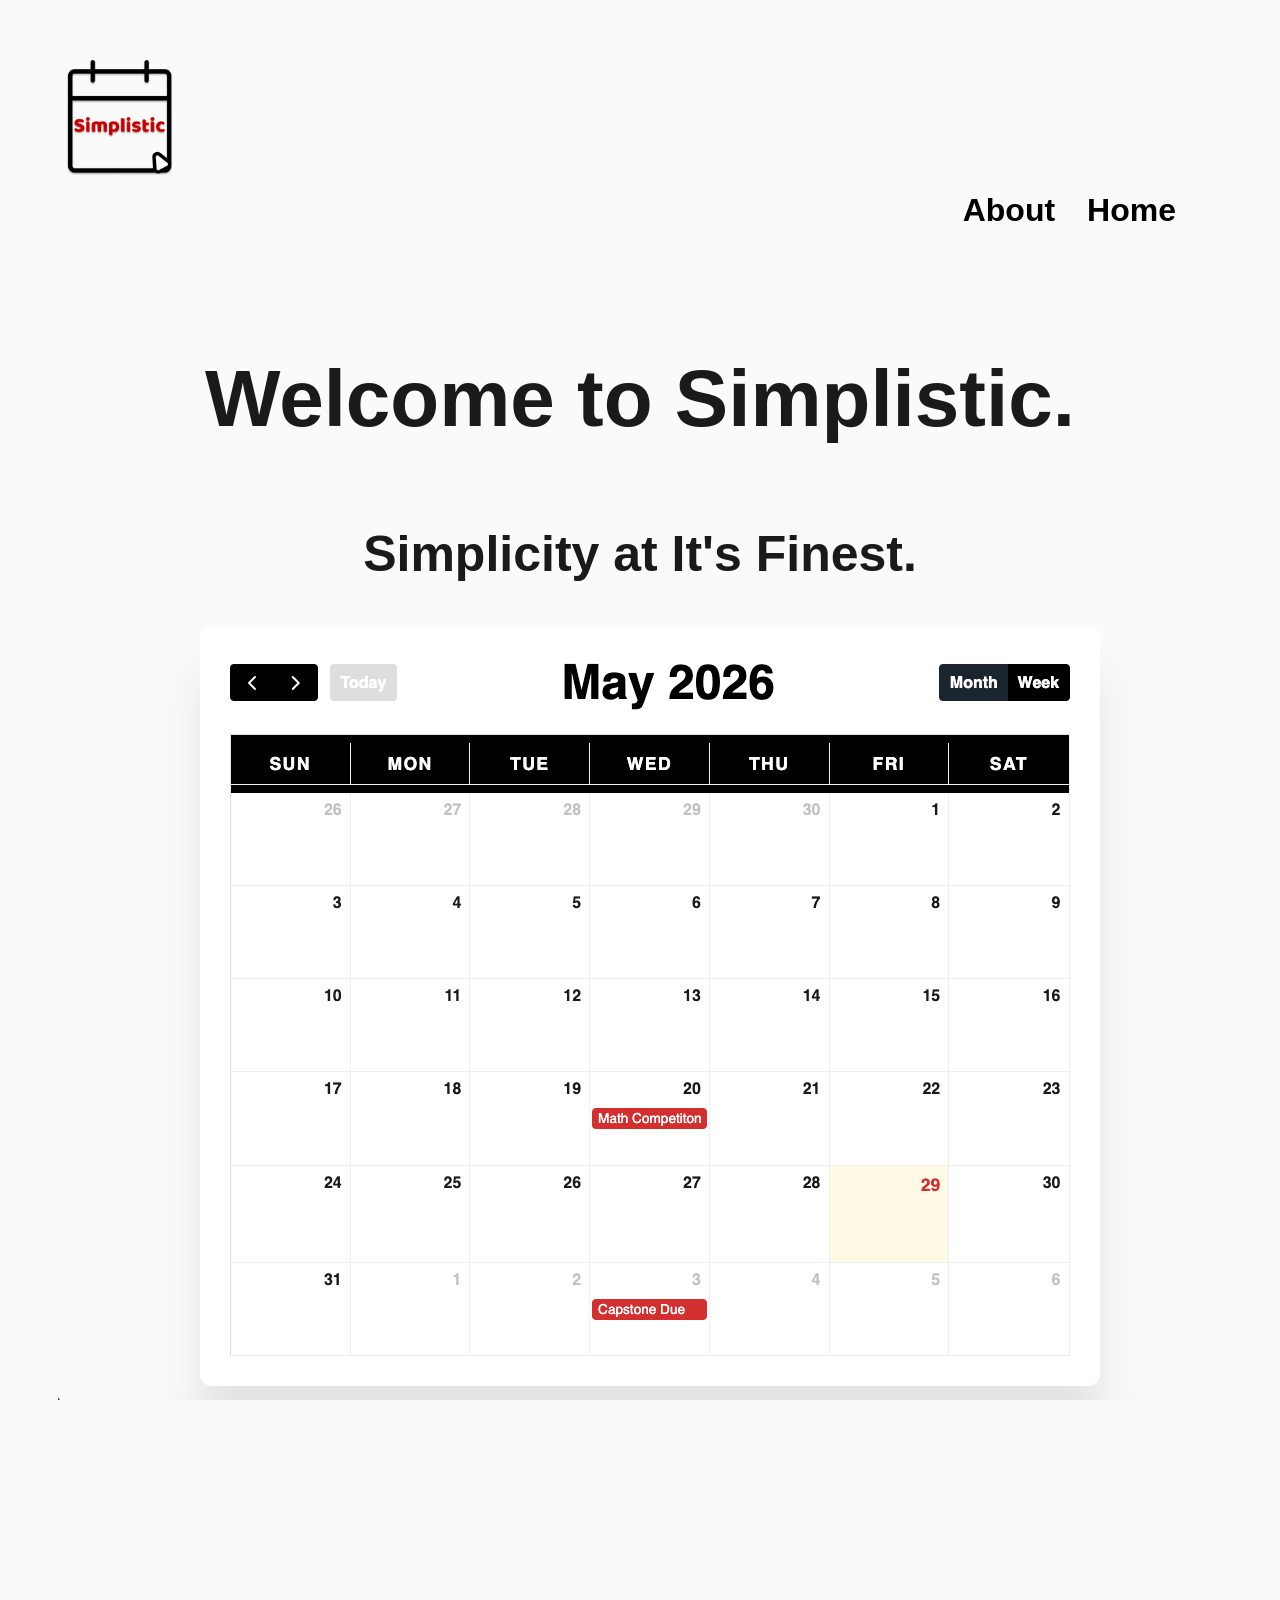
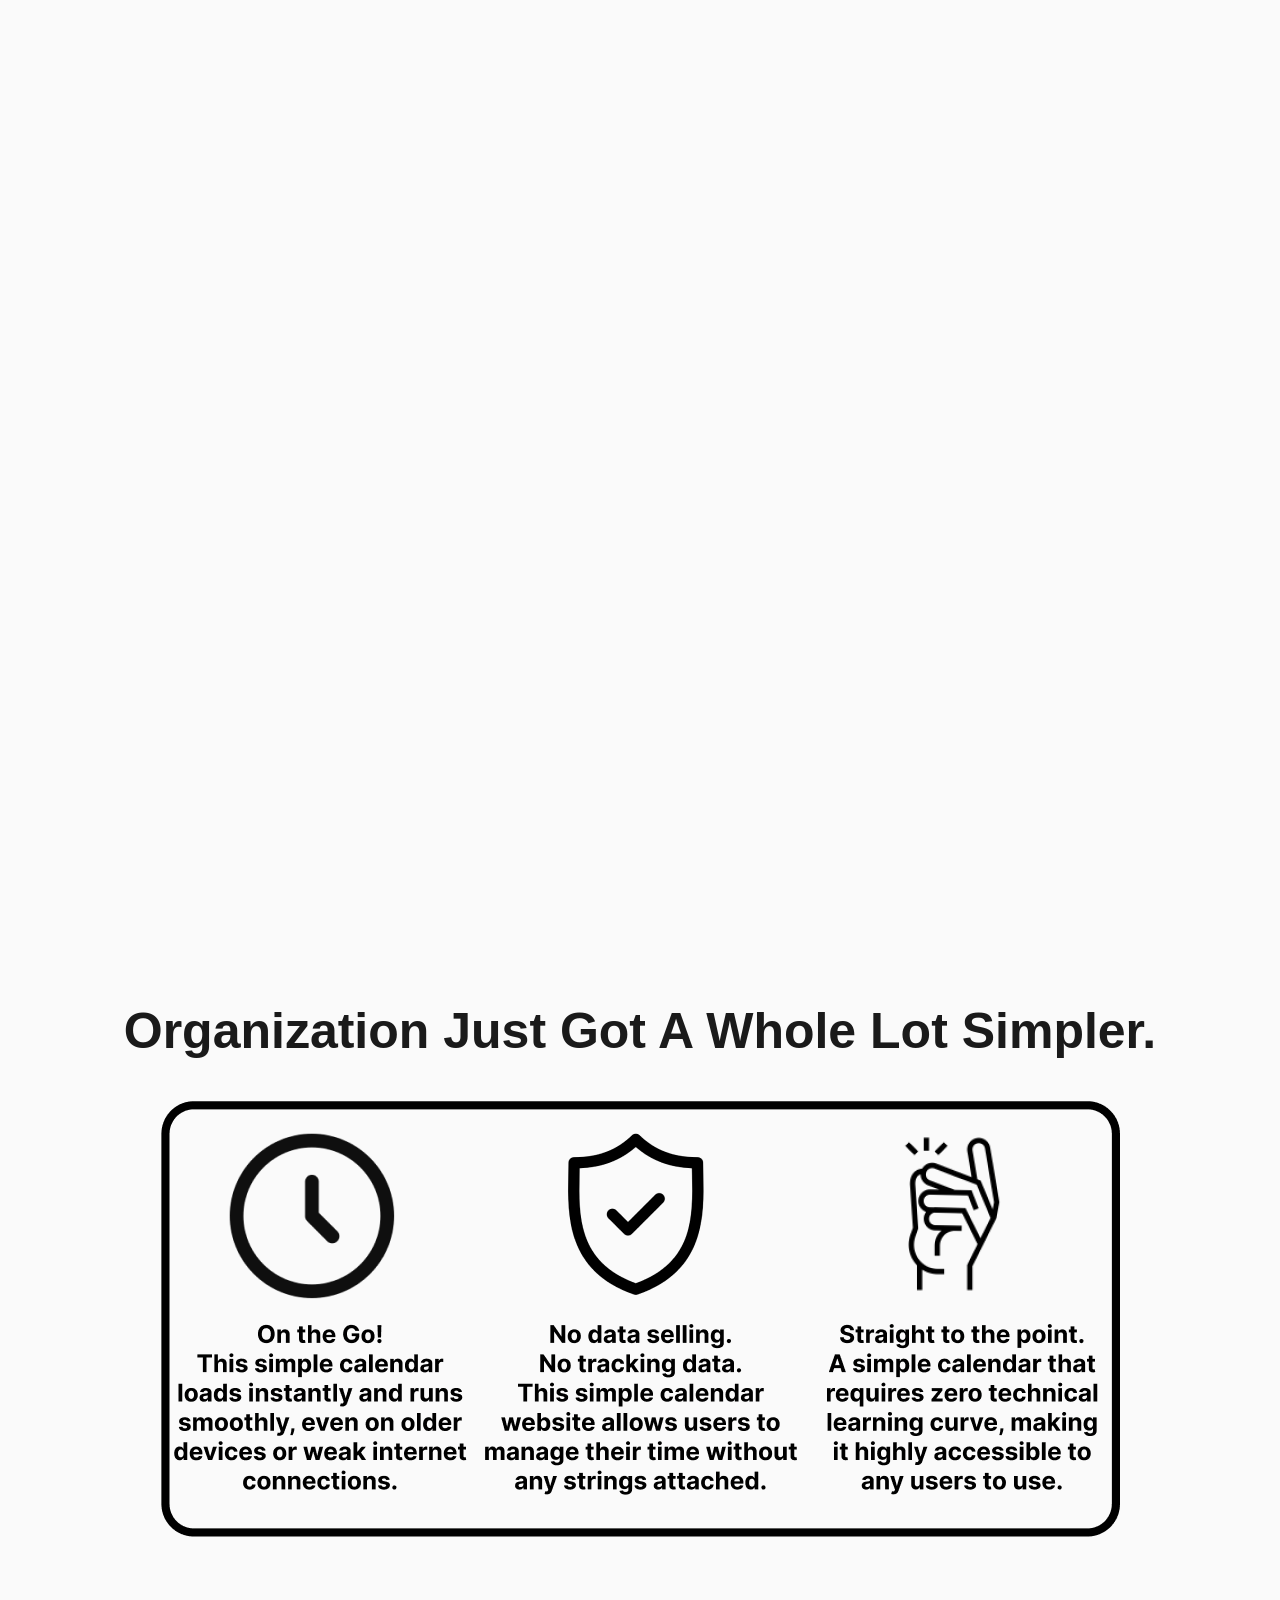
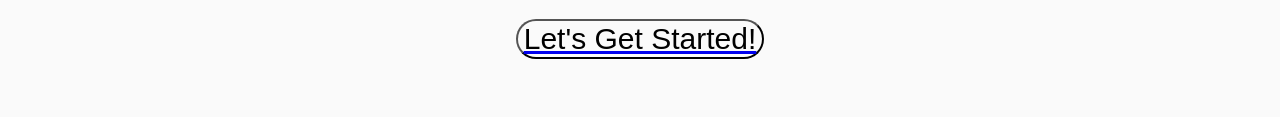
<file: home.html>
<html lang='en'>
  <head>
    <meta charset='utf-8' />
    <link rel="stylesheet" href="style.css">
    
  </head>
  <body onload="typeWriter()">
    <img class="smallimg" src="image3.png">
    <ul>
    <li><a href="index.html">Home</a></li>
    <li><a href="home.html">About</a></li>
  </ul>


<p id="txt"></p>

<h1>Simplicity at It's Finest.</h1>
<div class="parent">
    <div class="div1"> <img class="img" src="image1.png"> </div>
      <div class="div2">Built for students, this simple calendar is important because it takes the stress out of staying organized by giving you a clean, distraction-free space to track your busy life. When you are balancing classes, homework, sports, and a social life, a complicated schedule planner can feel like extra work, but a straightforward tool makes it easy to see exactly what you need to do at a glance. By focusing only on the essentials—like storing your events and setting up a clear daily routine—this website helps you beat procrastination, turn assignments in on time, and build great time-management habits early on. It is the perfect, hassle-free way to clear your mind and take control of your day without any confusing features getting in the way. <br> <br> Welcome to Simplistic, the best student-based calendar!</div>
</div>
    
<h1>Organization Just Got A Whole Lot Simpler.</h1>
<img class="img2" src="image2.png">
<br>
<a href="index.html">
    <button>Let's Get Started!</button>
</a>
<script src="script.js" defer></script>
</body>
</file>
<file: style.css>
:root {
        --text-primary: #1a1a1a;
        --accent-red: #d32f2f;
        --dark-black: #000000;
        --grid-border: #eeeeee;
      }

      body {
        font-family: 'Inter', -apple-system, sans-serif;
        background-color: #fafafa;
        padding: 50px;
        color: var(--text-primary);
      }

      #calendar {
        max-width: 900px;
        margin: 0 auto;
        background: white;
        padding: 30px;
        border-radius: 12px;
        box-shadow: 0 50px 40px rgba(0,0,0,0.1);
        text-align: right;
      }

      /* Toolbar Buttons (Black & Red) */
      .fc .fc-button-primary {
        background-color: var(--dark-black);
        border: none;
        text-transform: capitalize;
        font-weight: 600;
        transition: all 0.1s ease;
      }

      .fc .fc-button-primary:hover {
        background-color: var(--accent-red);
      }

      .fc .fc-button-primary:disabled {
        background-color: #ccc;
      }

      .fc .fc-toolbar-title {
        font-size: 3rem;
        font-weight: 800;
        color: var(--dark-black);
      }

      /* Day Cell Headers */
      .fc th {
        padding: 8px 0;
        background-color: var(--dark-black);
        color: white;
        font-weight: 700;
        text-transform: uppercase;
        font-size: 1.1rem;
        letter-spacing: 1.4px;
      }

      /* Highlight Today */
      .fc .fc-day-today {
        background: rgba(211, 47, 47, 0.05);
      }

      .fc .fc-daygrid-day-number {
        font-weight: 600;
        padding: 8px;
        color: var(--text-primary);
      }

      /* The Red "Today" dot or indicator */
      .fc .fc-day-today .fc-daygrid-day-number {
        color: var(--accent-red);
        font-size: 1.1rem;
      }

      /* Event Styling */
      .fc-event {
        background-color: var(--accent-red);
        border: none;
        padding: 2px 5px;
        border-radius: 4px;
        font-size: 0.85rem;
      }

      /* Border Customization */
      .fc td, .fc th {
        border-color: var(--grid-border);
      }


ul {
  list-style-type: none;
  margin: 0;
  padding: 20px;
}

li {
  float: center;
}

ul {
  list-style-type: none;
  margin: -10px;
  padding: 40px;
  overflow: hidden;
}

li {
  float: right;
}

li a {
  display: block; 
  color: black;
  text-align: center;
  padding: 14px 16px;
  text-decoration: none;
  margin-top:-30px;
  font-size: 2em;
  font-family:'Inter', -apple-system, sans-serif;
  font-weight: 700;
}


li a:hover {
  background-color: transparent;
  color:#d32f2f;
}

   .fc td, .fc th {
        border-color: var(--grid-border);
      }

      .fc .fc-daygrid-day:hover {
        background-color: rgba(212, 47, 47, 0.1);
        cursor: pointer;
      }

     
.parent {
    display:flex;
    grid-template-columns: repeat(2, 1fr);
    grid-template-rows: repeat(2, 1fr);
    gap: 80px;
}
    
h1 {
  text-align: center;
  margin-top: 50px;
  font-size: 50px;
}

#txt {
font-size:5em;
font-weight: 900;
text-align: center;
}

#txt:hover {
  background-color: transparent;
  color:#d32f2f;
}

button {
  background-color:transparent;
  border-radius: 30px;
  font-size: 30px;
  margin-top: 50px;
  cursor: pointer;
   display: block;
  margin-left: auto;
  margin-right: auto;
 }

 .div2 {
  font-size: 25px;
  font-weight: 700;
  margin-top: 50px;
 }

 .img2 {
  display: block;
  margin-left: auto;
  margin-right: auto;
 }

 h1:hover {
  background-color: transparent;
  color:#d32f2f;
}

.smallimg {
display:block;
width: auto;
height: 120px;
}
</file>
